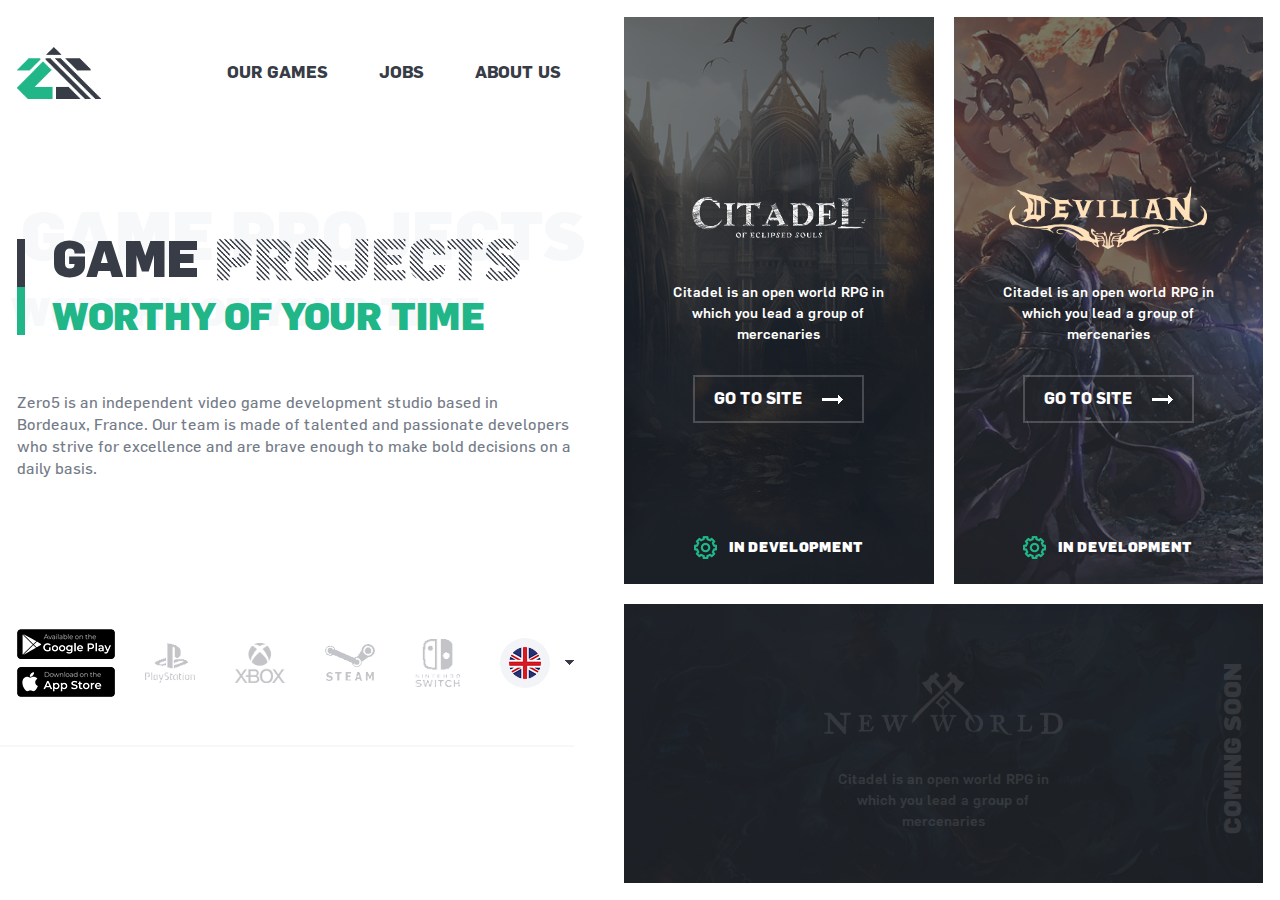
<file: index.html>
<!DOCTYPE html>
<html lang="en">
  <head>
    <meta charset="UTF-8" />
    <meta http-equiv="X-UA-Compatible" content="IE=edge" />
    <meta name="viewport" content="width=device-width, initial-scale=1.0" />
    <title></title>
    <!-- styles -->
    <link rel="stylesheet" href="css/style.css" />
  </head>

  <body>
    <div class="content">
      <div class="container">
        <div class="content__wrapper d-flex">
          <div class="content__left">
            <header class="header">
              <div class="header__wrapper d-flex">
                <a href="/" class="header-logo">
                  <img src="img/logo.png" alt="logo" />
                </a>
                <div class="header__nav d-flex">
                  <a href="about.html" class="header-nav__item">Our games</a>
                  <a href="work.html" class="header-nav__item">Jobs</a>
                  <a href="work-inner.html" class="header-nav__item"
                    >About us</a
                  >
                </div>
              </div>
            </header>
            <section class="preview">
              <div class="preview-top__box">
                <div class="preview-top">
                  <div class="preview__title d-flex">
                    Game <img src="img/preview-title.png" alt="title" />
                  </div>
                  <div class="previews__subtitle">worthy of your time</div>
                </div>
                <p class="preview__text">
                  Zero5 is an independent video game development studio based in
                  Bordeaux, France. Our team is made of talented and passionate
                  developers who strive for excellence and are brave enough to
                  make bold decisions on a daily basis.
                </p>
              </div>

              <div class="preview__footer">
                <div class="preview-footer__left">
                  <div class="preview-footer-left__box">
                    <div class="preview-footer-left__gi pflgi">
                      <a href="#" class="pflgi__item">
                        <img src="img/preview-footer-av-1.png" alt="img" />
                      </a>
                      <a href="#" class="pflgi__item">
                        <img src="img/preview-footer-av-2.png" alt="img" />
                      </a>
                    </div>
                    <div class="preview-footer-left-available__other pflao">
                      <a href="#" class="pflao__item">
                        <img src="img/preview-footer__item-1.png" alt="item" />
                      </a>
                      <a href="#" class="pflao__item">
                        <img src="img/preview-footer__item-2.png" alt="item" />
                      </a>
                      <a href="#" class="pflao__item">
                        <img src="img/preview-footer__item-3.png" alt="item" />
                      </a>
                      <a href="#" class="pflao__item">
                        <img src="img/preview-footer__item-4.png" alt="item" />
                      </a>
                    </div>
                  </div>

                  <div class="preview-footer-left__lang">
                    <div class="pfll__main d-flex">
                      <div class="pfll-main__flag">
                        <img src="img/lang.png" alt="lang" />
                      </div>
                      <div class="pfll-main__angle">
                        <img src="img/angle.png" alt="angle" />
                      </div>
                    </div>
                    <div class="pfll__dropdown">
                      <div class="pfll-dropdown__item d-flex">
                        <div class="pfll-main__flag">
                          <img src="img/lang.png" alt="lang" />
                        </div>
                        <div class="pfll-main__text">RU</div>
                      </div>
                      <div class="pfll-dropdown__item d-flex">
                        <div class="pfll-main__flag">
                          <img src="img/lang.png" alt="lang" />
                        </div>
                        <div class="pfll-main__text">RU</div>
                      </div>
                    </div>
                  </div>
                </div>
              </div>
            </section>
          </div>
          <div class="content__right">
            <div class="content-right__main">
              <!-- item -->
              <div class="content-right-main__item">
                <div class="content-right__top d-flex">
                  <div class="content-right-top__item">
                    <div class="crti__back">
                      <img src="img/crti-back-1.png" alt="back" />
                    </div>
                    <div class="crti__content">
                      <div class="crti__logo">
                        <img src="img/crti-logo-1.png" alt="logo" />
                      </div>
                      <p class="crti__text">
                        Citadel is an open world RPG in which you lead a group
                        of mercenaries
                      </p>
                      <a href="#" class="crti__btn d-flex">
                        <div class="crti-btn__text">go to site</div>
                        <div class="crti-btn__angle">
                          <img src="img/angle-crti.png" alt="angle" />
                        </div>
                      </a>
                      <div class="crti__development d-flex">
                        <div class="crti-development__icon">
                          <img src="img/development-icon.png" alt="icon" />
                        </div>
                        <div class="crti-development__text">IN DEVELOPMENT</div>
                      </div>
                    </div>
                  </div>
                  <div class="content-right-top__item">
                    <div class="crti__back">
                      <img src="img/crti-back-2.png" alt="back" />
                    </div>
                    <div class="crti__content">
                      <div class="crti__logo">
                        <img src="img/crti-logo-2.png" alt="logo" />
                      </div>
                      <p class="crti__text">
                        Citadel is an open world RPG in which you lead a group
                        of mercenaries
                      </p>
                      <a href="#" class="crti__btn d-flex">
                        <div class="crti-btn__text">go to site</div>
                        <div class="crti-btn__angle">
                          <img src="img/angle-crti.png" alt="angle" />
                        </div>
                      </a>
                      <div class="crti__development d-flex">
                        <div class="crti-development__icon">
                          <img src="img/development-icon.png" alt="icon" />
                        </div>
                        <div class="crti-development__text">IN DEVELOPMENT</div>
                      </div>
                    </div>
                  </div>
                </div>
                <div class="content-right__bottom">
                  <div class="content-right-top__item soon">
                    <div class="crti__back">
                      <img src="img/crti-back-3.png" alt="back" />
                    </div>
                    <div class="crti__content">
                      <div class="crti__logo">
                        <img src="img/crti-logo-3.png" alt="logo" />
                      </div>
                      <p class="crti__text">
                        Citadel is an open world RPG in which you lead a group
                        of mercenaries
                      </p>
                      <div class="crti__soon">COMING SOON</div>
                    </div>
                  </div>
                </div>
              </div>
              <!-- item -->
              <div class="content-right-main__item">
                <div class="content-right__top d-flex">
                  <div class="content-right-top__item">
                    <div class="crti__back">
                      <img src="img/crti-back-1.png" alt="back" />
                    </div>
                    <div class="crti__content">
                      <div class="crti__logo">
                        <img src="img/crti-logo-1.png" alt="logo" />
                      </div>
                      <p class="crti__text">
                        Citadel is an open world RPG in which you lead a group
                        of mercenaries
                      </p>
                      <a href="#" class="crti__btn d-flex">
                        <div class="crti-btn__text">go to site</div>
                        <div class="crti-btn__angle">
                          <img src="img/angle-crti.png" alt="angle" />
                        </div>
                      </a>
                    </div>
                  </div>
                  <div class="content-right-top__item">
                    <div class="crti__back">
                      <img src="img/crti-back-2.png" alt="back" />
                    </div>
                    <div class="crti__content">
                      <div class="crti__logo">
                        <img src="img/crti-logo-2.png" alt="logo" />
                      </div>
                      <p class="crti__text">
                        Citadel is an open world RPG in which you lead a group
                        of mercenaries
                      </p>
                      <a href="#" class="crti__btn d-flex">
                        <div class="crti-btn__text">go to site</div>
                        <div class="crti-btn__angle">
                          <img src="img/angle-crti.png" alt="angle" />
                        </div>
                      </a>
                    </div>
                  </div>
                </div>
                <div class="content-right__bottom">
                  <div class="content-right-top__item soon">
                    <div class="crti__back">
                      <img src="img/crti-back-3.png" alt="back" />
                    </div>
                    <div class="crti__content">
                      <div class="crti__logo">
                        <img src="img/crti-logo-3.png" alt="logo" />
                      </div>
                      <p class="crti__text">
                        Citadel is an open world RPG in which you lead a group
                        of mercenaries
                      </p>
                      <div class="crti__soon">COMING SOON</div>
                    </div>
                  </div>
                </div>
              </div>
            </div>
          </div>
        </div>
      </div>
    </div>

    <!-- jquery -->
    <script
      src="https://code.jquery.com/jquery-3.6.4.min.js"
      integrity="sha256-oP6HI9z1XaZNBrJURtCoUT5SUnxFr8s3BzRl+cbzUq8="
      crossorigin="anonymous"
    ></script>
    <!-- scripts -->
    <script src="js/script.js"></script>
  </body>
</html>
</file>
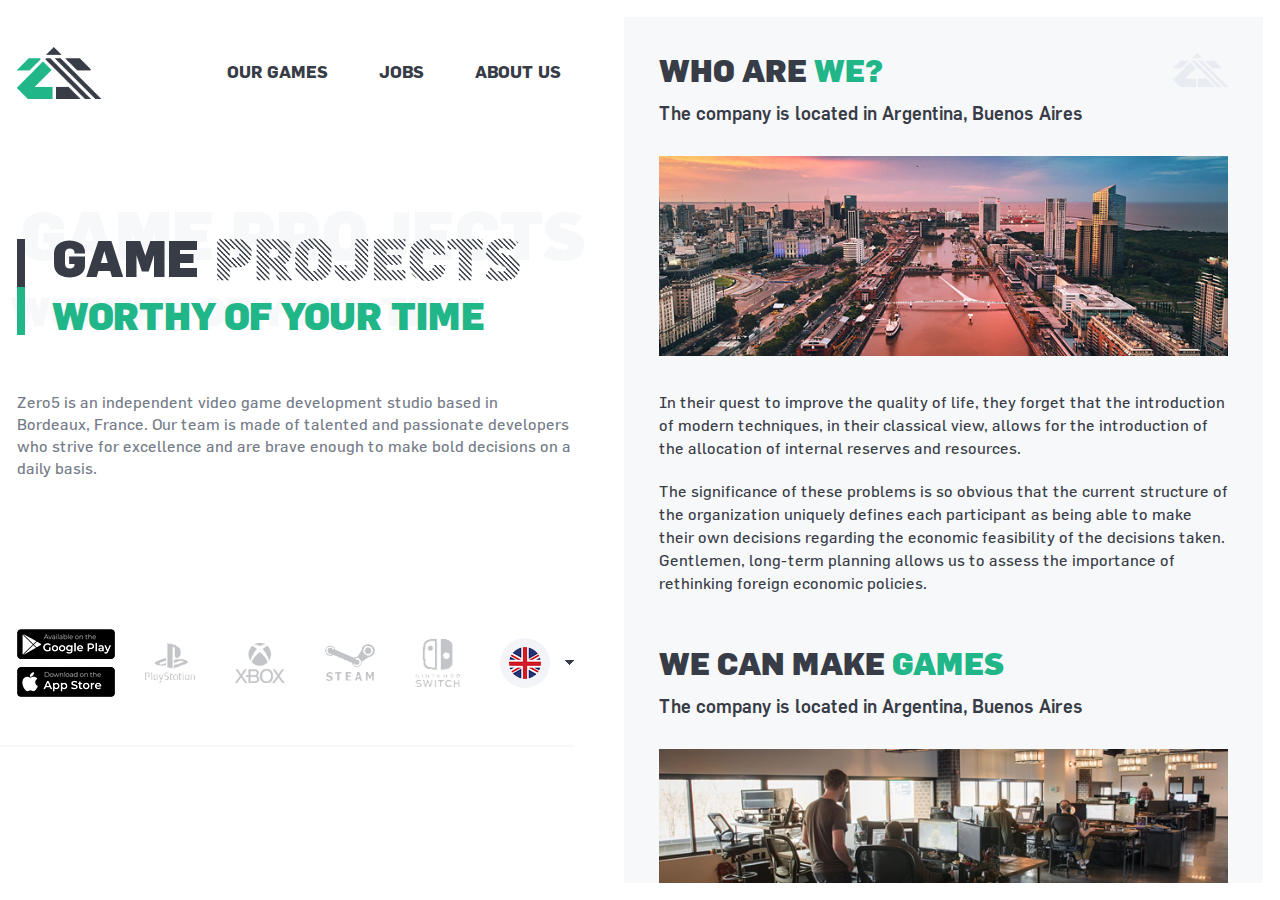
<file: about.html>
<!DOCTYPE html>
<html lang="en">
  <head>
    <meta charset="UTF-8" />
    <meta http-equiv="X-UA-Compatible" content="IE=edge" />
    <meta name="viewport" content="width=device-width, initial-scale=1.0" />
    <title></title>
    <!-- styles -->
    <link rel="stylesheet" href="css/style.css" />
  </head>

  <body>
    <div class="content">
      <div class="container">
        <div class="content__wrapper d-flex">
          <div class="content__left">
            <header class="header">
              <div class="header__wrapper d-flex">
                <a href="/" class="header-logo">
                  <img src="img/logo.png" alt="logo" />
                </a>
                <div class="header__nav d-flex">
                  <a href="about.html" class="header-nav__item">Our games</a>
                  <a href="work.html" class="header-nav__item">Jobs</a>
                  <a href="work-inner.html" class="header-nav__item"
                    >About us</a
                  >
                </div>
              </div>
            </header>
            <section class="preview">
              <div class="preview-top__box">
                <div class="preview-top">
                  <div class="preview__title d-flex">
                    Game <img src="img/preview-title.png" alt="title" />
                  </div>
                  <div class="previews__subtitle">worthy of your time</div>
                </div>
                <p class="preview__text">
                  Zero5 is an independent video game development studio based in
                  Bordeaux, France. Our team is made of talented and passionate
                  developers who strive for excellence and are brave enough to
                  make bold decisions on a daily basis.
                </p>
              </div>

              <div class="preview__footer">
                <div class="preview-footer__left">
                  <div class="preview-footer-left__box">
                    <div class="preview-footer-left__gi pflgi">
                      <a href="#" class="pflgi__item">
                        <img src="img/preview-footer-av-1.png" alt="img" />
                      </a>
                      <a href="#" class="pflgi__item">
                        <img src="img/preview-footer-av-2.png" alt="img" />
                      </a>
                    </div>
                    <div class="preview-footer-left-available__other pflao">
                      <a href="#" class="pflao__item">
                        <img src="img/preview-footer__item-1.png" alt="item" />
                      </a>
                      <a href="#" class="pflao__item">
                        <img src="img/preview-footer__item-2.png" alt="item" />
                      </a>
                      <a href="#" class="pflao__item">
                        <img src="img/preview-footer__item-3.png" alt="item" />
                      </a>
                      <a href="#" class="pflao__item">
                        <img src="img/preview-footer__item-4.png" alt="item" />
                      </a>
                    </div>
                  </div>

                  <div class="preview-footer-left__lang">
                    <div class="pfll__main d-flex">
                      <div class="pfll-main__flag">
                        <img src="img/lang.png" alt="lang" />
                      </div>
                      <div class="pfll-main__angle">
                        <img src="img/angle.png" alt="angle" />
                      </div>
                    </div>
                    <div class="pfll__dropdown">
                      <div class="pfll-dropdown__item d-flex">
                        <div class="pfll-main__flag">
                          <img src="img/lang.png" alt="lang" />
                        </div>
                        <div class="pfll-main__text">RU</div>
                      </div>
                      <div class="pfll-dropdown__item d-flex">
                        <div class="pfll-main__flag">
                          <img src="img/lang.png" alt="lang" />
                        </div>
                        <div class="pfll-main__text">RU</div>
                      </div>
                    </div>
                  </div>
                </div>
              </div>
            </section>
          </div>
          <div class="content__right">
            <div class="content-right__about crat">
              <!-- item -->
              <div class="crat__item">
                <div class="crat__title">
                  <div class="crat-title__text">Who are <span>we?</span></div>
                  <div class="crati-title__logo">
                    <img src="img/crat-logo.png" alt="logo" />
                  </div>
                </div>
                <div class="crat__subtitle">
                  The company is located in Argentina, Buenos Aires
                </div>
                <div class="crat__img">
                  <img src="img/crat-img.png" alt="img" />
                </div>
                <div class="crat__text">
                  In their quest to improve the quality of life, they forget
                  that the introduction of modern techniques, in their classical
                  view, allows for the introduction of the allocation of
                  internal reserves and resources.
                </div>
                <div class="crat__text">
                  The significance of these problems is so obvious that the
                  current structure of the organization uniquely defines each
                  participant as being able to make their own decisions
                  regarding the economic feasibility of the decisions taken.
                  Gentlemen, long-term planning allows us to assess the
                  importance of rethinking foreign economic policies.
                </div>
              </div>
              <!-- item -->
              <div class="crat__item">
                <div class="crat__title">
                  <div class="crat-title__text">
                    We can make <span>games</span>
                  </div>
                </div>
                <div class="crat__subtitle">
                  The company is located in Argentina, Buenos Aires
                </div>
                <div class="crat__img">
                  <img src="img/crat-img-2.png" alt="img" />
                </div>
                <div class="crat__list d-flex">
                  <div class="crat-list__item">
                    <span>•</span> Independent video game developer located in
                    the heart of Bordeaux, founded in 2012 by industry veterans
                    Sebastien Vidal and Nicolas Cannasse.
                  </div>
                  <div class="crat-list__item">
                    <span>•</span> Our first game Evoland was released in 2013,
                    the critically acclaimed sequel Evoland 2: A slight case of
                    Spacetime continuum disorder followed soon after in 2015.
                  </div>
                  <div class="crat-list__item">
                    <span>•</span> Popular Viking RTS Northgard entered early
                    access in 2017 with its full release following in March 2018
                    has reached 2.5 million sales so far.
                  </div>
                </div>
              </div>
              <!-- item -->
              <div class="crat__item">
                <div class="crat__title">
                  <div class="crat-title__text">
                    A FAST GROWING <span>STUDIO!</span>
                  </div>
                </div>
                <div class="crat__subtitle">
                  The company is located in Argentina, Buenos Aires
                </div>
                <div class="crat-img__list">
                  <div class="crat-img-list__item">
                    <img src="img/crat-list-img-1.png" alt="img" />
                  </div>
                  <div class="crat-img-list__item">
                    <img src="img/crat-list-img-2.png" alt="img" />
                  </div>
                  <div class="crat-img-list__item">
                    <img src="img/crat-list-img-3.png" alt="img" />
                  </div>
                </div>
                <div class="crat__text">
                  In their quest to improve the quality of life, they forget
                  that the introduction of modern techniques, in their classical
                  view, allows for the introduction of the allocation of
                  internal reserves and resources.
                </div>
                <div class="crat__text">
                  The significance of these problems is so obvious that the
                  current structure of the organization uniquely defines each
                  participant as being able to make their own decisions
                  regarding the economic feasibility of the decisions taken.
                  Gentlemen, long-term planning allows us to assess the
                  importance of rethinking foreign economic policies.
                </div>
              </div>
            </div>
          </div>
        </div>
      </div>
    </div>

    <!-- jquery -->
    <script
      src="https://code.jquery.com/jquery-3.6.4.min.js"
      integrity="sha256-oP6HI9z1XaZNBrJURtCoUT5SUnxFr8s3BzRl+cbzUq8="
      crossorigin="anonymous"
    ></script>
    <!-- scripts -->
    <script src="js/script.js"></script>
  </body>
</html>
</file>
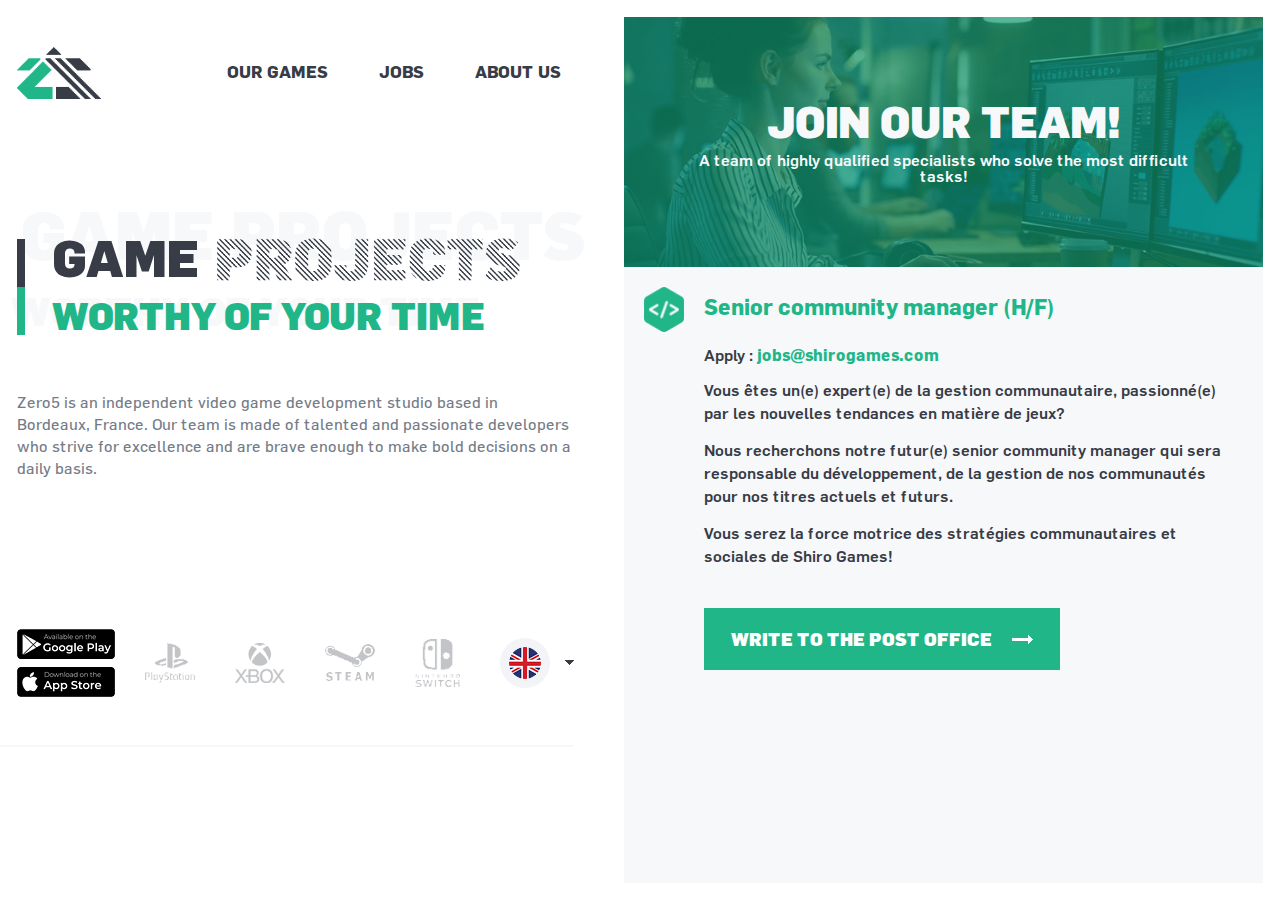
<file: work-inner.html>
<!DOCTYPE html>
<html lang="en">
  <head>
    <meta charset="UTF-8" />
    <meta http-equiv="X-UA-Compatible" content="IE=edge" />
    <meta name="viewport" content="width=device-width, initial-scale=1.0" />
    <title></title>
    <!-- styles -->
    <link rel="stylesheet" href="css/style.css" />
  </head>

  <body>
    <div class="content">
      <div class="container">
        <div class="content__wrapper d-flex">
          <div class="content__left">
            <header class="header">
              <div class="header__wrapper d-flex">
                <a href="/" class="header-logo">
                  <img src="img/logo.png" alt="logo" />
                </a>
                <div class="header__nav d-flex">
                  <a href="about.html" class="header-nav__item">Our games</a>
                  <a href="work.html" class="header-nav__item">Jobs</a>
                  <a href="work-inner.html" class="header-nav__item"
                    >About us</a
                  >
                </div>
              </div>
            </header>
            <section class="preview">
              <div class="preview-top__box">
                <div class="preview-top">
                  <div class="preview__title d-flex">
                    Game <img src="img/preview-title.png" alt="title" />
                  </div>
                  <div class="previews__subtitle">worthy of your time</div>
                </div>
                <p class="preview__text">
                  Zero5 is an independent video game development studio based in
                  Bordeaux, France. Our team is made of talented and passionate
                  developers who strive for excellence and are brave enough to
                  make bold decisions on a daily basis.
                </p>
              </div>

              <div class="preview__footer">
                <div class="preview-footer__left">
                  <div class="preview-footer-left__box">
                    <div class="preview-footer-left__gi pflgi">
                      <a href="#" class="pflgi__item">
                        <img src="img/preview-footer-av-1.png" alt="img" />
                      </a>
                      <a href="#" class="pflgi__item">
                        <img src="img/preview-footer-av-2.png" alt="img" />
                      </a>
                    </div>
                    <div class="preview-footer-left-available__other pflao">
                      <a href="#" class="pflao__item">
                        <img src="img/preview-footer__item-1.png" alt="item" />
                      </a>
                      <a href="#" class="pflao__item">
                        <img src="img/preview-footer__item-2.png" alt="item" />
                      </a>
                      <a href="#" class="pflao__item">
                        <img src="img/preview-footer__item-3.png" alt="item" />
                      </a>
                      <a href="#" class="pflao__item">
                        <img src="img/preview-footer__item-4.png" alt="item" />
                      </a>
                    </div>
                  </div>

                  <div class="preview-footer-left__lang">
                    <div class="pfll__main d-flex">
                      <div class="pfll-main__flag">
                        <img src="img/lang.png" alt="lang" />
                      </div>
                      <div class="pfll-main__angle">
                        <img src="img/angle.png" alt="angle" />
                      </div>
                    </div>
                    <div class="pfll__dropdown">
                      <div class="pfll-dropdown__item d-flex">
                        <div class="pfll-main__flag">
                          <img src="img/lang.png" alt="lang" />
                        </div>
                        <div class="pfll-main__text">RU</div>
                      </div>
                      <div class="pfll-dropdown__item d-flex">
                        <div class="pfll-main__flag">
                          <img src="img/lang.png" alt="lang" />
                        </div>
                        <div class="pfll-main__text">RU</div>
                      </div>
                    </div>
                  </div>
                </div>
              </div>
            </section>
          </div>
          <div class="content__right">
            <div class="content-right__work crw">
              <div class="crw__banner">
                <div class="crw-banner__back">
                  <img src="img/banner-back.png" alt="back" />
                </div>
                <div class="crw-banner__content">
                  <div class="crw-banner__title">Join our team!</div>
                  <div class="crw-banner__text">
                    A team of highly qualified specialists who solve the most
                    difficult tasks!
                  </div>
                </div>
              </div>
              <div class="crw__content crwc--inner">
                <div class="crwc__info d-flex">
                  <div class="crwc-info__icon">
                    <img src="img/crwc-list-icon-colort.png" alt="icon" />
                  </div>
                  <div class="crwc-info__content">
                    <div class="crwc-info-content__title">
                      Senior community manager (H/F)
                    </div>
                    <div class="crwc-info-content__apply d-flex">
                      Apply :

                      <a href="#">jobs@shirogames.com</a>
                    </div>
                    <div class="crwc-info-content__info">
                      Vous êtes un(e) expert(e) de la gestion communautaire,
                      passionné(e) par les nouvelles tendances en matière de
                      jeux?
                    </div>
                    <div class="crwc-info-content__info">
                      Nous recherchons notre futur(e) senior community manager
                      qui sera responsable du développement, de la gestion de
                      nos communautés pour nos titres actuels et futurs.
                    </div>
                    <div class="crwc-info-content__info">
                      Vous serez la force motrice des stratégies communautaires
                      et sociales de Shiro Games!
                    </div>
                    <a href="#" class="crwc-info-content__btn d-flex">
                      <div class="crwc-info-content-btn__text">
                        write to the post office
                      </div>
                      <div class="crwc-info-content-btn__icon">
                        <img src="img/angle-crti.png" alt="angle" />
                      </div>
                    </a>
                  </div>
                </div>
              </div>
            </div>
          </div>
        </div>
      </div>
    </div>

    <!-- jquery -->
    <script
      src="https://code.jquery.com/jquery-3.6.4.min.js"
      integrity="sha256-oP6HI9z1XaZNBrJURtCoUT5SUnxFr8s3BzRl+cbzUq8="
      crossorigin="anonymous"
    ></script>
    <!-- scripts -->
    <script src="js/script.js"></script>
  </body>
</html>
</file>
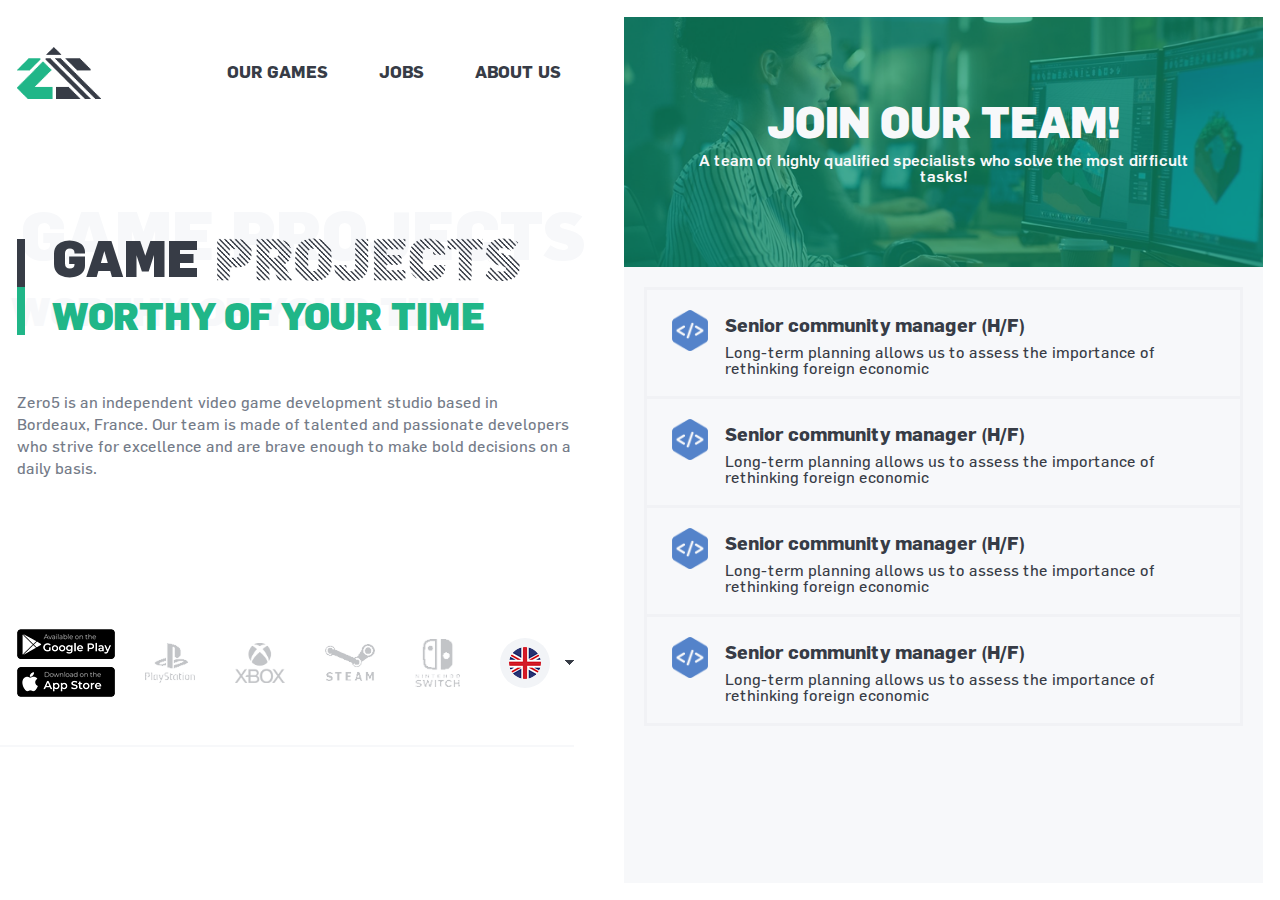
<file: work.html>
<!DOCTYPE html>
<html lang="en">
  <head>
    <meta charset="UTF-8" />
    <meta http-equiv="X-UA-Compatible" content="IE=edge" />
    <meta name="viewport" content="width=device-width, initial-scale=1.0" />
    <title></title>
    <!-- styles -->
    <link rel="stylesheet" href="css/style.css" />
  </head>

  <body>
    <div class="content">
      <div class="container">
        <div class="content__wrapper d-flex">
          <div class="content__left">
            <header class="header">
              <div class="header__wrapper d-flex">
                <a href="/" class="header-logo">
                  <img src="img/logo.png" alt="logo" />
                </a>
                <div class="header__nav d-flex">
                  <a href="about.html" class="header-nav__item">Our games</a>
                  <a href="work.html" class="header-nav__item">Jobs</a>
                  <a href="work-inner.html" class="header-nav__item"
                    >About us</a
                  >
                </div>
              </div>
            </header>
            <section class="preview">
              <div class="preview-top__box">
                <div class="preview-top">
                  <div class="preview__title d-flex">
                    Game <img src="img/preview-title.png" alt="title" />
                  </div>
                  <div class="previews__subtitle">worthy of your time</div>
                </div>
                <p class="preview__text">
                  Zero5 is an independent video game development studio based in
                  Bordeaux, France. Our team is made of talented and passionate
                  developers who strive for excellence and are brave enough to
                  make bold decisions on a daily basis.
                </p>
              </div>

              <div class="preview__footer">
                <div class="preview-footer__left">
                  <div class="preview-footer-left__box">
                    <div class="preview-footer-left__gi pflgi">
                      <a href="#" class="pflgi__item">
                        <img src="img/preview-footer-av-1.png" alt="img" />
                      </a>
                      <a href="#" class="pflgi__item">
                        <img src="img/preview-footer-av-2.png" alt="img" />
                      </a>
                    </div>
                    <div class="preview-footer-left-available__other pflao">
                      <a href="#" class="pflao__item">
                        <img src="img/preview-footer__item-1.png" alt="item" />
                      </a>
                      <a href="#" class="pflao__item">
                        <img src="img/preview-footer__item-2.png" alt="item" />
                      </a>
                      <a href="#" class="pflao__item">
                        <img src="img/preview-footer__item-3.png" alt="item" />
                      </a>
                      <a href="#" class="pflao__item">
                        <img src="img/preview-footer__item-4.png" alt="item" />
                      </a>
                    </div>
                  </div>

                  <div class="preview-footer-left__lang">
                    <div class="pfll__main d-flex">
                      <div class="pfll-main__flag">
                        <img src="img/lang.png" alt="lang" />
                      </div>
                      <div class="pfll-main__angle">
                        <img src="img/angle.png" alt="angle" />
                      </div>
                    </div>
                    <div class="pfll__dropdown">
                      <div class="pfll-dropdown__item d-flex">
                        <div class="pfll-main__flag">
                          <img src="img/lang.png" alt="lang" />
                        </div>
                        <div class="pfll-main__text">RU</div>
                      </div>
                      <div class="pfll-dropdown__item d-flex">
                        <div class="pfll-main__flag">
                          <img src="img/lang.png" alt="lang" />
                        </div>
                        <div class="pfll-main__text">RU</div>
                      </div>
                    </div>
                  </div>
                </div>
              </div>
            </section>
          </div>
          <div class="content__right">
            <div class="content-right__work crw">
              <div class="crw__banner">
                <div class="crw-banner__back">
                  <img src="img/banner-back.png" alt="back" />
                </div>
                <div class="crw-banner__content">
                  <div class="crw-banner__title">Join our team!</div>
                  <div class="crw-banner__text">
                    A team of highly qualified specialists who solve the most
                    difficult tasks!
                  </div>
                </div>
              </div>
              <div class="crw__content crwc">
                <div class="crwc__list">
                  <!-- item -->
                  <a href="work-inner.html" class="crwc-list__item">
                    <div class="crwc-list-item__icon">
                      <img src="img/crwc-list-icon-default.png" alt="def" />
                      <img src="img/crwc-list-icon-colort.png" alt="color" />
                    </div>
                    <div class="crwc-list-item__text">
                      <div class="crwclit__title">
                        Senior community manager (H/F)
                      </div>
                      <div class="crwclit__text">
                        Long-term planning allows us to assess the importance of
                        rethinking foreign economic
                      </div>
                    </div>
                  </a>
                  <!-- item -->
                  <a href="work-inner.html" class="crwc-list__item">
                    <div class="crwc-list-item__icon">
                      <img src="img/crwc-list-icon-default.png" alt="def" />
                      <img src="img/crwc-list-icon-colort.png" alt="color" />
                    </div>
                    <div class="crwc-list-item__text">
                      <div class="crwclit__title">
                        Senior community manager (H/F)
                      </div>
                      <div class="crwclit__text">
                        Long-term planning allows us to assess the importance of
                        rethinking foreign economic
                      </div>
                    </div>
                  </a>
                  <!-- item -->
                  <a href="work-inner.html" class="crwc-list__item">
                    <div class="crwc-list-item__icon">
                      <img src="img/crwc-list-icon-default.png" alt="def" />
                      <img src="img/crwc-list-icon-colort.png" alt="color" />
                    </div>
                    <div class="crwc-list-item__text">
                      <div class="crwclit__title">
                        Senior community manager (H/F)
                      </div>
                      <div class="crwclit__text">
                        Long-term planning allows us to assess the importance of
                        rethinking foreign economic
                      </div>
                    </div>
                  </a>
                  <!-- item -->
                  <a href="work-inner.html" class="crwc-list__item">
                    <div class="crwc-list-item__icon">
                      <img src="img/crwc-list-icon-default.png" alt="def" />
                      <img src="img/crwc-list-icon-colort.png" alt="color" />
                    </div>
                    <div class="crwc-list-item__text">
                      <div class="crwclit__title">
                        Senior community manager (H/F)
                      </div>
                      <div class="crwclit__text">
                        Long-term planning allows us to assess the importance of
                        rethinking foreign economic
                      </div>
                    </div>
                  </a>
                </div>
              </div>
            </div>
          </div>
        </div>
      </div>
    </div>

    <!-- jquery -->
    <script
      src="https://code.jquery.com/jquery-3.6.4.min.js"
      integrity="sha256-oP6HI9z1XaZNBrJURtCoUT5SUnxFr8s3BzRl+cbzUq8="
      crossorigin="anonymous"
    ></script>
    <!-- scripts -->
    <script src="js/script.js"></script>
  </body>
</html>
</file>
<file: css/style.css>
/* BASIC SETTINGS */
/* fonts */
@font-face {
  font-family: "Flama";
  src: url("../fonts/Flama.eot");
  src: url("../fonts/Flama.eot?#iefix") format("embedded-opentype"),
    url("../fonts/Flama.woff2") format("woff2"),
    url("Flama.woff") format("woff"),
    url("../fonts/Flama.ttf") format("truetype"),
    url("Flama.svg#Flama") format("svg");
  font-weight: normal;
  font-style: normal;
  font-display: swap;
}

@font-face {
  font-family: "Flama";
  src: url("../fonts/Flama-Medium.eot");
  src: url("../fonts/Flama-Medium.eot?#iefix") format("embedded-opentype"),
    url("../fonts/Flama-Medium.woff2") format("woff2"),
    url("../fonts/Flama-Medium.woff") format("woff"),
    url("../fonts/Flama-Medium.ttf") format("truetype"),
    url("../fonts/Flama-Medium.svg#Flama-Medium") format("svg");
  font-weight: 500;
  font-style: normal;
  font-display: swap;
}

@font-face {
  font-family: "Flama";
  src: url("../fonts/Flama-Bold.eot");
  src: url("../fonts/Flama-Bold.eot?#iefix") format("embedded-opentype"),
    url("../fonts/Flama-Bold.woff2") format("woff2"),
    url("../fonts/Flama-Bold.woff") format("woff"),
    url("../fonts/Flama-Bold.ttf") format("truetype"),
    url("../fonts/Flama-Bold.svg#Flama-Bold") format("svg");
  font-weight: bold;
  font-style: normal;
  font-display: swap;
}
@font-face {
  font-family: "Flama";
  src: url("../fonts/FlamaBlack.eot");
  src: url("../fonts/FlamaBlack.eot?#iefix") format("embedded-opentype"),
    url("../fonts/FlamaBlack.woff2") format("woff2"),
    url("../fonts/FlamaBlack.woff") format("woff"),
    url("../fonts/FlamaBlack.ttf") format("truetype"),
    url("../fonts/FlamaBlack.svg#FlamaBlack") format("svg");
  font-weight: 900;
  font-style: normal;
  font-display: swap;
}

html {
  -webkit-box-sizing: border-box;
  -moz-box-sizing: border-box;
  box-sizing: border-box;
}
input::placeholder {
  transition: 250ms ease all;
}
input:focus::placeholder {
  opacity: 0;
}
html,
body {
  font-size: 100%;
  -ms-text-size-adjust: 100%;
  -moz-text-size-adjust: 100%;
  -webkit-text-size-adjust: 100%;
  font-size: 14px;
  line-height: 1;
  font-family: "Flama", sans-serif;
  font-weight: 400;
  background: #ffffff;
  overflow-x: hidden;
}
body {
  height: fit-content;
  width: 100%;
  overflow-y: hidden;
}
*,
*:before,
*:after {
  -webkit-box-sizing: inherit;
  -moz-box-sizing: inherit;
  box-sizing: inherit;
  padding: 0;
  margin: 0;
  border: 0;
}

:focus,
a:focus,
a:active :active {
  outline: none;
}

nav,
footer,
header,
aside {
  display: block;
}

input,
button,
textarea {
  font-family: inherit;
}

input::-ms-clear {
  display: none;
}

button {
  cursor: pointer;
}

button::-moz-focus-inner {
  padding: 0;
  border: 0;
}

img {
  display: block;
  vertical-align: top;
}

a {
  display: block;
}

a,
a:visited {
  text-decoration: none;
}

a:hover {
  text-decoration: none;
}

ul li {
  list-style: none;
}

h1,
h2,
h3,
h4,
h5,
h6 {
  font-size: inherit;
  font-weight: 400;
}

.d-flex {
  display: -webkit-box;
  display: -webkit-flex;
  display: -ms-flexbox;
  display: flex;
}
.container {
  width: 100%;
  padding: 17px 0px 17px 102px;
  margin: 0 auto;
}
.content__left {
  padding: 70px 0 80px;
  width: 50%;
}
.content__right {
  width: 50%;
  padding-right: 17px;
}
.content__wrapper {
  justify-content: space-between;
  gap: 100px;
}
.header__wrapper {
  align-items: center;
  justify-content: space-between;
}
.header__nav {
  gap: 35px;
}
.header-nav__item {
  padding: 15px 18px;
  font-weight: 700;
  color: #373c46;
  position: relative;
  font-size: 20px;
  transition: 250ms ease all;
  text-transform: uppercase;
}
.header-nav__item:hover {
  color: #20b688;
}
.preview-top__box {
  margin-top: 190px;
  margin-bottom: 250px;
}
.preview__title {
  font-weight: 900;
  color: #373c46;
  font-size: 86px;
  text-transform: uppercase;
  align-items: center;
  gap: 30px;
  line-height: 86px;
  position: relative;
  z-index: 2;
}
.preview {
  position: relative;
}
.preview::after {
  content: "";
  bottom: -75px;
  position: absolute;
  right: 0;
  width: 1000%;
  height: 2px;
  background: #f7f8fa;
}
.content-right__main {
  height: 100%;
}
.content-right-main__item {
  height: 100%;
}
.content__right {
  overflow-y: auto;
}
.pfll__main {
  align-items: center;
  gap: 15px;
  cursor: pointer;
}
.pfll-main__flag {
  width: 50px;
  height: 50px;
  border-radius: 100px;
  background: #f2f4f7;
  display: flex;
  justify-content: center;
  align-items: center;
  cursor: pointer;
}
/* width */
::-webkit-scrollbar {
  width: 5px;
  height: 5px;
}

/* Track */
::-webkit-scrollbar-track {
  background: #20b688;
}

/* Handle */
::-webkit-scrollbar-thumb {
  background: #373c46;
}

.pfll-main__flag img {
  width: 32px;
  height: 32px;
  border-radius: 100px;
  overflow: hidden;
}

.pfll-dropdown__item .pfll-main__flag {
  width: 32px;
  height: 32px;
  background: transparent;
}
.pfll__main.active .pfll-main__angle img {
  transform: rotate(180deg);
}
.pfll-main__angle img {
  transition: 250ms ease all;
}
.pfll__dropdown {
  transition: 250ms ease all;
  transform: translateY(10px);
  opacity: 0;
  visibility: hidden;
}
.pfll__dropdown.active {
  visibility: visible;
  opacity: 1;
  transform: translateY(0);
}
.pfll-dropdown__item {
  padding: 10px 8px;
  align-items: center;
  gap: 16px;
  transition: 250ms ease all;
}
.pfll-dropdown__item:hover {
  color: #20b688;
}
.pfll-main__text {
  font-weight: 700;
  font-size: 17px;
}
.preview-footer-left__lang {
  position: relative;
}
.pfll__dropdown {
  position: absolute;
  bottom: 110%;
}
.content-right__top {
  justify-content: space-between;
}
.preview-footer-left__box {
  display: flex;
  align-items: center;
  gap: 60px;
}
.crti__content {
  position: absolute;
  width: 100%;
  height: 100%;
  left: 0;
  top: 0;
  z-index: 1;
  display: flex;
  flex-direction: column;
  justify-content: center;
  align-items: center;
  text-align: center;
}
.content-right-top__item {
  position: relative;
  width: calc(50% - 10px);
  height: 100%;
}
.content-right-top__item::after {
  content: "";
  width: 100%;
  height: 100%;
  position: absolute;
  top: 0;
  left: 0;
  background: rgb(0 0 0 / 20%);
  opacity: 0;
  visibility: hidden;
  transition: 250ms ease all;
}
.crti__btn {
  padding: 20px 25px;
  border: 2px solid rgb(255 255 255 / 20%);
  align-items: center;
  gap: 20px;
  font-weight: 700;
  color: #fff;
  text-transform: uppercase;
  font-size: 18px;
  line-height: 18px;
  transition: 250ms ease all;
}
.content-right-top__item.soon .crti__content {
  opacity: 0.1;
}
.content-right-top__item.soon::after {
  display: none;
}
.crti__soon {
  font-weight: 900;
  font-size: 32px;
  color: #fff;
  position: absolute;
  right: -70px;
  transform: rotate(-90deg);
}
.pflgi__item {
  transition: 250ms ease all;
}
.pflao__item {
  opacity: 0.3;
  transition: 250ms ease all;
}
.pflao__item:hover {
  opacity: 1;
}
.pflgi__item:hover {
  transform: scale(1.1);
}
.pfll__main .pfll-main__flag img {
  transition: 250ms ease all;
}
.pfll__main:hover .pfll-main__flag img {
  width: 35px;
  height: 35px;
}
.pfll__main.active:hover .pfll-main__flag img {
  width: 32px;
  height: 32px;
}
.content-right__bottom .crti__text {
  margin-bottom: 0;
}
.crti__btn:hover {
  background: rgb(255 255 255 / 20%);
  border: 2px solid transparent;
}
.content-right-top__item:hover::after {
  opacity: 1;
  visibility: visible;
}
.crti__development {
  position: absolute;
  align-items: center;
  bottom: 25px;
  gap: 12px;
  font-weight: 900;
  color: #fff;
  font-size: 15px;
}
.crti__logo {
  margin-bottom: 45px;
  height: 100px;
  display: flex;
  align-items: center;
  justify-content: center;
}
.crti__text {
  font-weight: 500;
  line-height: 21px;
  color: #fff;
  max-width: 283px;
  margin-bottom: 58px;
}
.content-right__bottom .content-right-top__item {
  width: 100%;
}
.content-right-main__item:not(:first-child) {
  margin-top: 30px;
}
.content-right__bottom {
  height: 33.3%;
  display: flex;
  flex-direction: column;
  justify-content: flex-end;
  margin-top: 20px;
}
.content__right {
  position: relative;
  z-index: 3;
}
.content-right__top {
  height: calc(66.6% - 10px);
}
.pfll-dropdown__item {
  cursor: pointer;
}
.crti__back img {
  position: absolute;
  width: 100%;
  height: 100%;
  object-fit: cover;
}
.preview-footer-left__gi {
  gap: 8px;
  display: flex;
  flex-direction: column;
}
.preview-footer__left {
  display: flex;
  gap: 60px;
  justify-content: space-between;
  align-items: center;
}
.preview-footer-left-available__other {
  display: flex;
  gap: 60px;
  align-items: center;
}
body {
  height: 100vh;
}
.content,
.container,
.content__wrapper,
.content__left {
  height: 100%;
}
.preview__title::after {
  content: "Game projects";
  font-size: 134px;
  color: #f7f8fa;
  text-wrap: nowrap;
  position: absolute;
  left: 48%;
  transform: translateX(-50%);
  z-index: -1;
  bottom: 50px;
}
.preview__text {
  color: #747b88;
  font-size: 16px;
  max-width: 646px;
  line-height: 22px;
  margin-top: 57px;
}
.previews__subtitle {
  position: relative;
  z-index: 1;
}
.previews__subtitle::after {
  content: "worthy of your time";
  font-size: 80px;
  color: #f7f8fa;
  text-wrap: nowrap;
  position: absolute;
  left: 37%;
  text-transform: uppercase;
  transform: translateX(-50%);
  z-index: -1;
  bottom: 5px;
}
.preview-top {
  padding-left: 45px;
  position: relative;
}
.preview-top::after,
.preview-top::before {
  content: "";
  width: 8px;
  height: 41%;
  background: #373c46;
  position: absolute;
  z-index: 3;
  left: 0;
  top: 9%;
}
.preview-top::before {
  background: #20b688;
  bottom: 9%;
  top: unset;
}
.preview__title img {
  position: relative;
  top: 2px;
}
.previews__subtitle {
  color: #20b688;
  font-weight: 900;
  text-transform: uppercase;
  font-size: 50px;
  line-height: 67px;
}
.header-nav__item::after {
  content: "";
  position: absolute;
  width: 0;
  height: 3px;
  left: 50%;
  transition: 250ms ease all;
  bottom: 0;
  background: #20b688;
}
.header-nav__item:hover::after {
  left: 0;
  width: 100%;
}
.content-right__about {
  background: #f7f8fa;
  height: 100%;
  overflow-y: auto;
  overflow-x: hidden;
  padding: 50px;
}
.crat-title__text {
  color: #373c46;
  font-weight: 900;
  font-size: 36px;
  text-transform: uppercase;
  line-height: 36px;
}
.crat-title__text span {
  color: #20b688;
}
.crat__title {
  display: flex;
  margin-bottom: 19px;
  justify-content: space-between;
  align-items: center;
}
.crat__img {
  height: 230px;
  width: 100%;
  position: relative;
  margin-bottom: 45px;
}
.crat__img img {
  position: absolute;
  width: 100%;
  height: 100%;
  object-fit: cover;
}
.crat__subtitle {
  font-weight: 500;
  color: #373c46;
  font-size: 18px;
  line-height: 24px;
  margin-bottom: 45px;
}
.crat__text {
  color: #373c46;
  font-size: 18px;
  max-width: 732px;
  line-height: 24px;
}
.crat__item:not(:first-child) {
  margin-top: 50px;
}
.crat__list {
  flex-direction: column;
  gap: 20px;
}
.crat-list__item span {
  color: #20b688;
}
.crat-img__list {
  display: grid;
  margin-bottom: 45px;
  grid-template-columns: repeat(3, calc(33.3% - 42px));
  justify-content: space-between;
}
.crat-img-list__item {
  height: 350px;
  position: relative;
}
.crat-img-list__item img {
  width: 100%;
  height: 100%;
  position: absolute;
  left: 0;
  top: 0;
  object-fit: cover;
}
.crat__item .crat__text:not(:first-child) {
  margin-top: 25px;
}
.crat-list__item {
  font-weight: 500;
  line-height: 24px;
  color: #373c46;
  font-size: 16px;
}
.crw__banner {
  width: 100%;
  height: 300px;
  position: relative;
}
.crw-banner__back img {
  width: 100%;
  height: 100%;
  position: absolute;
  object-fit: cover;
  left: 0;
  top: 0;
}
.crw-banner__content {
  position: relative;
  width: 100%;
  height: 100%;
  display: flex;
  flex-direction: column;
  justify-content: center;
  align-items: center;
  text-align: center;
  gap: 10px;
}
.crw-banner__title {
  font-weight: 900;
  color: #f7f8fa;
  font-size: 53px;
  text-transform: uppercase;
}
.crw-banner__text {
  font-weight: 500;
  font-size: 17px;
  color: #f7f8fa;
}

.content-right__work {
  background: #f7f8fa;
  overflow-x: hidden;
  overflow-y: auto;
  height: 100%;
}
.crw__content {
  padding: 25px;
}
.crwc-list__item {
  border: 3px solid #f1f2f5;
  padding: 25px 25px 25px 30px;
  display: flex;
  transition: 350ms ease all;
  gap: 17px;
}
.crwc-list__item:hover {
  border: 3px solid #20b688;
  border-bottom: 3px solid #f1f2f5;
}
.crwc-list__item:hover .crwc-list-item__icon img:nth-child(1) {
  opacity: 0;
}
.crwc-list__item:hover .crwc-list-item__icon img:nth-child(2) {
  opacity: 1;
}
.crwc-list__item:hover .crwclit__title {
  color: #20b688;
}
.crwc-list__item:last-child:hover {
  border: 3px solid #20b688;
  border-bottom: 3px solid #f1f2f5;
}
.crwc-list-item__icon {
  position: relative;
}
.crwc-list-item__icon img {
  width: 39px;
  transition: 350ms ease all;
}
.crwc-list-item__icon img:nth-child(2) {
  opacity: 0;
  position: absolute;
  top: 0;
  left: 0;
}
.crwclit__text {
  max-width: 610px;
  color: #373c46;
  font-size: 16px;
  margin-top: 5px;
}
.crwclit__title {
  transition: 350ms ease all;
  font-weight: 700;
  font-size: 19px;
  color: #373c46;
  line-height: 26px;
  margin-top: 6px;
}
.crwc-list__item:not(:first-child) {
  border-bottom: 0;
}
.crwc-list__item:first-child {
  border-bottom: 0;
}
.crwc-list__item:last-child {
  border: 3px solid #f1f2f5;
}
.crwc--inner {
  padding: 55px 50px;
}
.crwc-info__icon img {
  width: 45px;
}
.crwc__info {
  gap: 20px;
}
.crwc-info-content__title {
  font-weight: 700;
  color: #20b688;
  font-size: 23px;
  margin-top: 10px;
  margin-bottom: 29px;
}
.crwc-info-content__apply {
  font-weight: 500;
  color: #373c46;
  font-size: 16px;
  margin-bottom: 15px;
}
.crwc-info-content__apply a {
  color: #20b688;
  font-weight: 700;
}
.crwc-info-content__apply {
  gap: 4px;
}
.crwc-info-content__info {
  font-weight: 500;
  color: #373c46;
  font-size: 16px;
  margin-top: 15px;
  line-height: 23px;
}
.crwc-info-content__btn {
  font-weight: 900;
  color: #fff;
  font-size: 19px;
  display: flex;
  align-items: center;
  justify-content: center;
  width: fit-content;
  margin-top: 65px;
  gap: 20px;
  background: #20b688;
  transition: 250ms ease all;
  padding: 25px 30px;
  text-transform: uppercase;
}
.crwc-info-content__btn:hover {
  transform: scale(1.03);
}
/* BASIC SETTINGS END*/
@media screen and (max-width: 1800px) {
  .container {
    padding: 17px 0px 17px 80px;
  }
  .content__left {
    padding: 60px 0 70px;
  }
  .header-logo img {
    width: 94px;
  }
  .header__nav {
    gap: 33px;
  }
  .preview__title {
    font-size: 73px;
  }
  .preview__title img {
    width: 405px;
  }
  .crti__logo img {
    width: 90%;
  }
  .crti__logo {
    margin-bottom: 35px;
  }
  .crti__text {
    margin-bottom: 45px;
  }
  .crti__btn {
    padding: 18px 23px;
    font-size: 17px;
  }
  .crti__soon {
    font-size: 30px;
  }
  .preview__title::after {
    font-size: 113px;
    bottom: 45px;
  }
  .previews__subtitle::after {
    font-size: 68px;
  }
  .previews__subtitle {
    font-size: 47px;
  }
  .preview-top__box {
    margin-top: 170px;
    margin-bottom: 230px;
  }
  .content__wrapper {
    gap: 80px;
  }
  .content__left {
    width: 45%;
  }
  .content__right {
    width: 55%;
  }
  .content-right__about {
    padding: 46px;
  }
  .crat-title__text {
    font-size: 35px;
  }
  .crati-title__logo img {
    width: 64px;
  }
  .crat__subtitle {
    margin-bottom: 43px;
  }
  .crat-img__list {
    grid-template-columns: repeat(3, calc(33.3% - 38px));
  }
  .crwc--inner {
    padding: 50px 45px;
  }
  .crwc-info-content__btn {
    margin-top: 60px;
  }
}
@media screen and (max-width: 1600px) {
  .container {
    padding: 17px 0px 17px 40px;
  }
  .content__left {
    padding: 40px 0;
  }
  .header-logo img {
    width: 84px;
  }
  .header-nav__item {
    font-size: 18px;
    padding: 13px 16px;
  }
  .header__nav {
    gap: 28px;
  }
  .preview__title {
    font-size: 56px;
    gap: 20px;
  }
  .preview__title::after {
    font-size: 84px;
    bottom: 33px;
  }
  .preview-top {
    padding-left: 35px;
  }
  .previews__subtitle {
    font-size: 43px;
    line-height: 60px;
  }
  .preview__text {
    margin-top: 45px;
  }
  .preview__text {
    max-width: 560px;
  }
  .previews__subtitle::after {
    font-size: 50px;
  }
  .pflao__item img {
    width: 50px;
  }
  .pflao__item:nth-child(4) img {
    width: 45px;
  }
  .preview-footer-left__box {
    gap: 40px;
  }
  .preview-footer__left {
    gap: 40px;
  }
  .preview-footer-left-available__other {
    gap: 40px;
  }
  .preview__title img {
    width: 321px;
  }
  .preview-top__box {
    margin-top: 150px;
    margin-bottom: 180px;
  }
  .content-right__about {
    padding: 40px;
  }
  .crat-title__text {
    font-size: 33px;
  }
  .crat__title {
    margin-bottom: 16px;
  }
  .crat__subtitle {
    margin-bottom: 40px;
  }
  .crat__img {
    height: 215px;
  }
  .crat__list {
    gap: 18px;
  }
  .crat-img__list {
    grid-template-columns: repeat(3, calc(33.3% - 30px));
  }
  .crat__text {
    line-height: 23px;
  }
  .crwc-list__item {
    padding: 20px 20px 20px 25px;
  }
  .crwc-list-item__icon img {
    width: 36px;
  }
  .crwclit__title {
    margin-top: 3px;
  }
  .crw-banner__title {
    font-size: 47px;
  }
  .crw-banner__text {
    font-size: 16px;
    max-width: 550px;
  }
  .crwc--inner {
    padding: 40px 35px;
  }
  .crwc-info__icon img {
    width: 40px;
  }
  .crwc-info-content__title {
    font-size: 22px;
  }
  .crwc-info-content__info {
    margin-top: 14px;
  }
  .crwc-info-content__btn {
    margin-top: 40px;
    font-size: 18px;
    padding: 22px 27px;
  }
}
@media screen and (max-width: 1400px) {
  .container {
    padding: 17px 0px 17px 17px;
  }
  .content__left {
    padding: 30px 0;
  }
  .header__nav {
    gap: 25px;
  }
  .header-nav__item {
    font-size: 17px;
    padding: 11px 13px;
  }
  .preview-top__box {
    margin-top: 130px;
    margin-bottom: 150px;
  }
  .preview__title {
    font-size: 50px;
    gap: 18px;
    line-height: 57px;
  }
  .previews__subtitle::after {
    font-size: 40px;
  }
  .preview-footer-left__box {
    gap: 30px;
  }
  .preview::after {
    bottom: -50px;
  }
  .content__wrapper {
    gap: 50px;
  }
  .crti__logo {
    height: 80px;
    margin-bottom: 25px;
  }
  .crti__text {
    margin-bottom: 30px;
  }
  .crti__btn {
    padding: 13px 19px;
    font-size: 16px;
  }
  .crti__development {
    font-size: 14px;
  }
  .crti__soon {
    font-size: 24px;
    right: -54px;
  }
  .crti__text {
    max-width: 248px;
  }
  .crti__logo img {
    width: 70%;
  }
  .preview__title img {
    width: 303px;
  }
  .preview__title::after {
    font-size: 66px;
    bottom: 23px;
  }
  .previews__subtitle {
    font-size: 37px;
  }
  .content-right__about {
    padding: 35px;
  }
  .crat-title__text {
    font-size: 31px;
  }
  .crati-title__logo img {
    width: 55px;
  }
  .crat__title {
    margin-bottom: 14px;
  }
  .crat__subtitle {
    margin-bottom: 30px;
  }
  .crat__img {
    height: 200px;
    margin-bottom: 35px;
  }
  .crat-img__list {
    margin-bottom: 35px;
  }
  .crat__text {
    font-size: 16px;
  }
  .crat__item .crat__text:not(:first-child) {
    margin-top: 20px;
  }
  .crat-img__list {
    grid-template-columns: repeat(3, calc(33.3% - 15px));
  }
  .crw-banner__title {
    font-size: 43px;
  }
  .crw__banner {
    height: 250px;
  }
  .crw-banner__text {
    max-width: 523px;
  }
  .crw__content {
    padding: 20px;
  }
}
@media screen and (max-width: 1200px) {
  .header-logo img {
    width: 70px;
  }
  .header-nav__item {
    font-size: 15px;
    padding: 12px 7px;
  }
  .preview__title {
    font-size: 43px;
    gap: 15px;
    line-height: 54px;
  }
  .preview__title img {
    width: 241px;
  }
  .previews__subtitle {
    font-size: 31px;
  }
  .preview__title::after {
    font-size: 56px;
    bottom: 19px;
  }
  .previews__subtitle::after {
    font-size: 33px;
  }
  .preview__text {
    margin-top: 35px;
  }
  .preview-top__box {
    margin-top: 80px;
    margin-bottom: 90px;
  }
  .preview-footer-left__box {
    gap: 20px;
  }
  .content__left {
    overflow: auto;
  }
  .content__left {
    overflow-x: hidden;
  }
  .content__left::-webkit-scrollbar {
    width: 0;
  }
  .content__left {
    padding-bottom: 0;
  }
  .preview-footer-left__box {
    flex-wrap: wrap;
  }
  .preview-footer-left__gi {
    flex-direction: row;
  }
  .preview-footer__left {
    align-items: flex-end;
  }
  .preview::after {
    bottom: -30px;
  }
  .preview-footer-left-available__other {
    gap: 30px;
  }
  .pfll__main .pfll-main__flag img,
  .pfll-main__flag img {
    width: 26px;
    height: 26px;
  }
  .pfll-dropdown__item {
    padding: 7px 4px;
  }
  .pfll-dropdown__item {
    gap: 11px;
  }
  .pfll-main__flag {
    width: 40px;
    height: 40px;
  }
  .pfll__main:hover .pfll-main__flag img {
    width: 28px;
    height: 28px;
  }
  .crti__text {
    max-width: 200px;
    font-size: 15px;
    line-height: 20px;
    margin-bottom: 25px;
  }
  .crti__logo img {
    width: 65%;
  }
  .crti__development {
    bottom: 15px;
  }
  .crti__logo {
    height: 56px;
    margin-bottom: 20px;
  }
  .content-right__bottom .crti__text {
    max-width: 260px;
  }
  .crti__soon {
    font-size: 19px;
    right: -43px;
  }
  .crti__soon {
    font-size: 19px;
    right: -43px;
    bottom: 50%;
    transform: translateY(25%) rotate(-90deg);
  }
  .content__left {
    padding: 20px 0;
  }
  .crat-title__text {
    font-size: 29px;
  }
  .crat__img {
    height: 180px;
  }
  .crat__item:not(:first-child) {
    margin-top: 40px;
  }
  .crw__banner {
    height: 220px;
  }
  .crwclit__title {
    font-size: 18px;
  }
  .crw-banner__title {
    font-size: 36px;
  }
  .crw-banner__text {
    max-width: 381px;
    line-height: 20px;
  }
}
@media screen and (max-width: 992px) {
  .content__wrapper {
    flex-direction: column;
  }
  .content__left {
    width: 100%;
    overflow: unset;
    height: fit-content;
  }
  .content__left {
    padding: 0;
  }
  .header__nav {
    gap: 20px;
  }
  body {
    height: unset;
  }
  .content__wrapper {
    justify-content: unset;
  }
  .content__right {
    width: 100%;
  }
  .preview__title::after {
    font-size: 49px;
    bottom: 19px;
    left: 25%;
  }
  .previews__subtitle::after {
    left: 22%;
  }
  .content-right-main__item {
    height: 500px;
  }
  .header-logo img {
    width: 60px;
  }
  .container {
    padding: 15px;
  }
  .preview-footer-left__box {
    gap: 40px;
  }
  .content-right__main {
    max-height: 512px;
  }
}
@media screen and (max-width: 768px) {
  .content-right__top {
    height: calc(66.6% - 5px);
    flex-direction: column;
  }
  .crti__logo img {
    width: 50%;
  }
  .crti__logo {
    height: 40px;
    margin-bottom: 10px;
  }
  .content-right__top {
    height: 100%;
  }
  .content-right-top__item,
  .content-right__bottom {
    height: 250px;
  }
  .content-right__top {
    height: unset;
  }
  .content-right-main__item {
    gap: 10px;
  }
  .content-right__main {
    height: 520px;
  }
  .content-right__top {
    gap: 10px;
  }
  .crti__text {
    max-width: 80%;
  }
  .content-right-top__item {
    position: relative;
    width: calc(100%);
  }
  .content-right-main__item {
    height: unset;
  }
  .content-right__bottom {
    margin-top: 10px;
  }
  .preview__title::after {
    display: none;
  }
  .previews__subtitle::after {
    display: none;
  }
  .crti__content {
    top: -10px;
  }
  .crti__development {
    bottom: 5px;
  }
  .content-right-main__item:not(:first-child) {
    margin-top: 10px;
  }
  .content-right__bottom .crti__text {
    margin-top: 20px;
  }
}
@media screen and (max-width: 576px) {
  .header-nav__item {
    font-size: 14px;
    padding: 10px 3px;
  }
  .header__nav {
    gap: 10px;
  }
  .header-logo img {
    width: 50px;
  }
  .preview-top__box {
    margin-top: 50px;
    margin-bottom: 50px;
  }
  .preview__title {
    font-size: 27px;
    gap: 9px;
    line-height: 27px;
  }
  .preview__title img {
    width: 142px;
    top: 1px;
  }
  .crw-banner__title {
    font-size: 28px;
  }
  .crw__banner {
    height: 180px;
  }
  .crw-banner__text {
    max-width: 282px;
    line-height: 20px;
    font-size: 14px;
  }
  .crw__content {
    padding: 10px;
  }
  .crwc-list__item {
    padding: 15px 15px 15px 20px;
    gap: 13px;
  }
  .crwc-list-item__icon img {
    width: 30px;
  }
  .crwclit__title {
    font-size: 16px;
    line-height: 17px;
    margin-bottom: 11px;
  }
  .crwclit__text {
    font-size: 15px;
  }
  .previews__subtitle {
    font-size: 19px;
    line-height: 33px;
  }
  .preview-top {
    padding-left: 15px;
  }
  .preview-top::after,
  .preview-top::before {
    width: 4px;
  }
  .preview__text {
    margin-top: 25px;
    max-width: 100%;
    font-size: 14px;
    line-height: 20px;
  }
  .preview-footer-left__box {
    gap: 20px;
  }
  .pflao__item img {
    width: 40px;
  }
  .pflao__item:nth-child(4) img {
    width: 35px;
  }
  .pfll__main.active:hover .pfll-main__flag img {
    width: 28px;
    height: 28px;
  }
  .crti__text {
    margin-bottom: 15px;
  }
  .crti__btn {
    padding: 9px 16px;
    font-size: 14px;
    gap: 13px;
  }
  .crti-btn__angle img {
    width: 18px;
  }
  .crti-development__icon img {
    width: 20px;
  }
  .crti__soon {
    font-size: 18px;
    right: -43px;
    bottom: 50%;
    transform: translateY(100%) rotate(-90deg);
  }
  .content-right__about {
    padding: 20px;
  }
  .crat-title__text {
    font-size: 24px;
  }
  .crati-title__logo img {
    width: 45px;
  }
  .crat__subtitle {
    font-size: 17px;
    line-height: 22px;
  }
  .crat__img,
  .crat-img-list__item {
    height: 140px;
  }
  .crat-img__list {
    display: flex;
    flex-direction: column;
    gap: 15px;
  }
  .crwc--inner {
    padding: 20px;
  }
  .crwc-info-content__title {
    font-size: 20px;
  }
  .crwc-info-content__info {
    font-size: 15px;
  }
  .crwc-info-content__btn {
    margin-top: 30px;
    font-size: 16px;
    padding: 17px 20px;
  }
}
</file>
